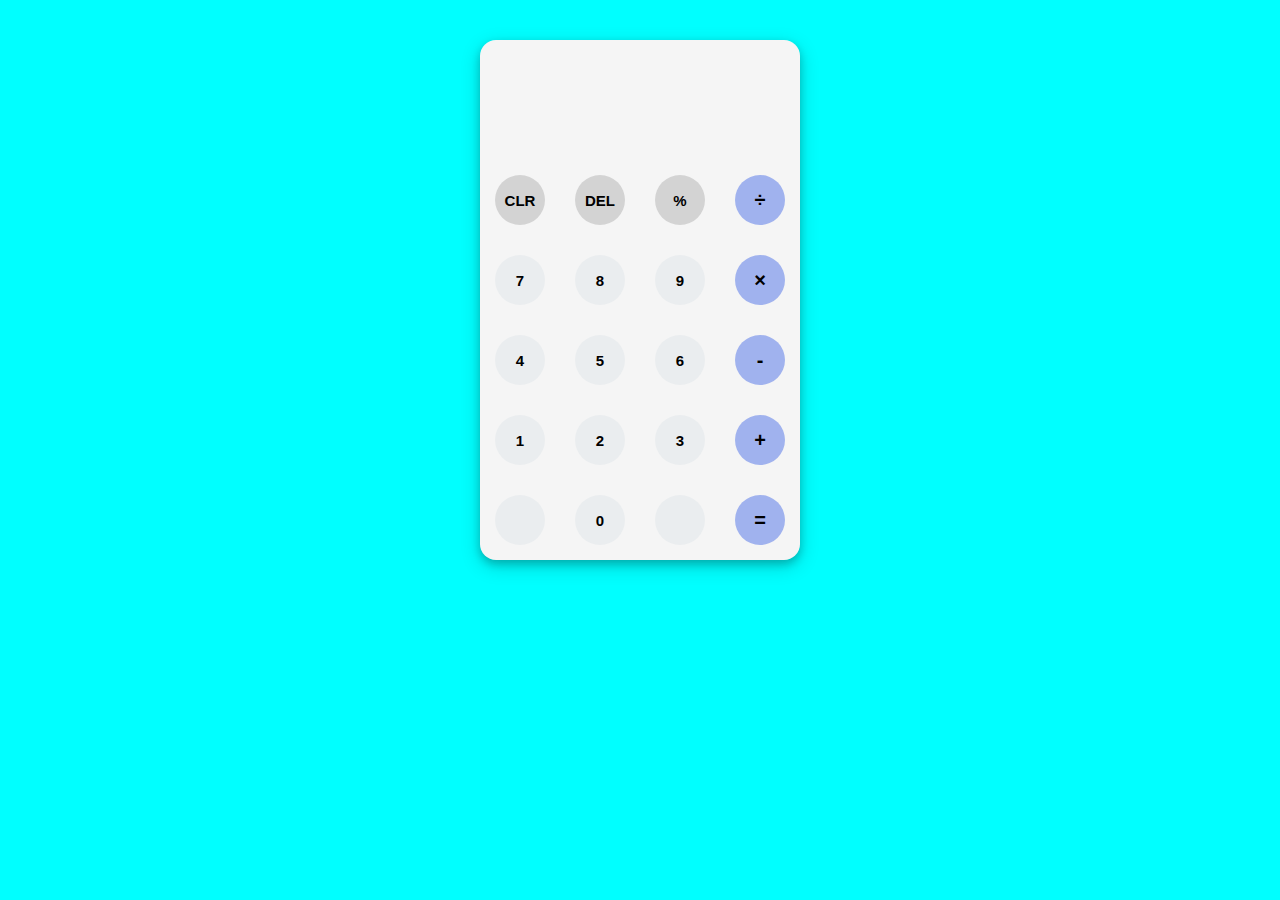
<file: Calculator/index.html>
<!DOCTYPE html>
<html lang="en">
<head>
    <meta charset="UTF-8">
    <meta http-equiv="X-UA-Compatible" content="IE=edge">
    <meta name="viewport" content="width=device-width, initial-scale=1.0">
    <link rel="stylesheet" href="style.css">
    <link rel="preconnect" href="https://fonts.googleapis.com">
    <title>Calculator</title>
</head>
<body>
    <div class="container">
        <div class="calculator">
            <div class="result">
                <div class="history">
                    <p id="history-value"></p>
                </div>
                <div class="output">
                    <p id="output-value"></p>
                </div>
            </div>
            <div class="keyboard">
                <button class="operator" id="clear">CLR</button>
                <button class="operator" id="backspace">DEL</button>
                <button class="operator" id="%">%</button>
                <button class="operator" id="/">&#247;</button>

                <button class="number" id="7">7</button>
                <button class="number" id="8">8</button>
                <button class="number" id="9">9</button>
                <button class="operator" id="*">&times;</button>

                <button class="number" id="4">4</button>
                <button class="number" id="5">5</button>
                <button class="number" id="6">6</button>
                <button class="operator" id="-">-</button>

                <button class="number" id="1">1</button>
                <button class="number" id="2">2</button>
                <button class="number" id="3">3</button>
                <button class="operator" id="+">+</button>

                <button class="empty" id="empty"></button>
                <button class="number" id="0">0</button>
                <button class="empty" id="empty"></button>
                <button class="operator" id="=">=</button>
                

            </div>
        </div>
    </div>

    <script src="app.js"></script>
</body>
</html>
</file>
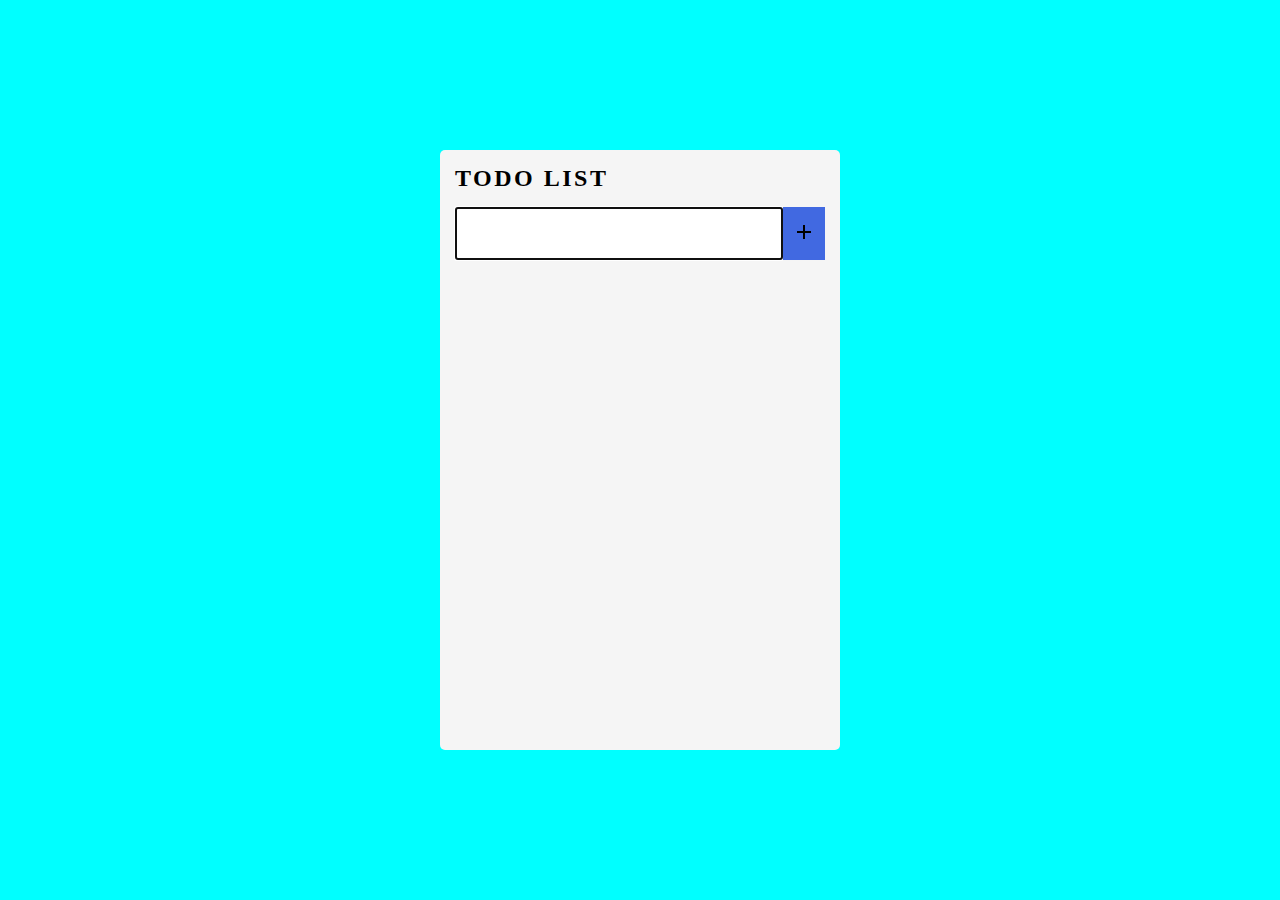
<file: todolist/index.html>
<!DOCTYPE html>
<html lang="en">

<head>
    <meta charset="UTF-8">
    <meta http-equiv="X-UA-Compatible" content="IE=edge">
    <meta name="viewport" content="width=device-width, initial-scale=1.0">
    <title>Todo List</title>
    <link rel="stylesheet" href="style.css">
</head>

<body>
    <main class="main">
        <div class="container">
            <h2>Todo list</h2>
            <div class="input-group">
                <input type="text" id="text-input-field" autofocus>
                <button id="add-button" type="button">
                    <img src="add.svg" alt="add">
                </button>
            </div>
            <!-- input-group end -->
            <div class="todos-container">
                <!-- <div class="todo-item-container">
                    <p id="todo-text">gym</p>
                    <button id="edit-button">
                        <img src="edit.svg" alt="edit">
                    </button>
                    <button id="delete-button">
                        <img src="delete.svg" alt="delete">
                    </button>
                </div> -->
                <!-- todo-item-container end -->
            </div>
            <!-- todos-container end -->
        </div>
        <!-- container end -->
    </main>


    <!-- JAVASCRIPT -->
    <script src="app.js"></script>

</body>

</html>
</file>
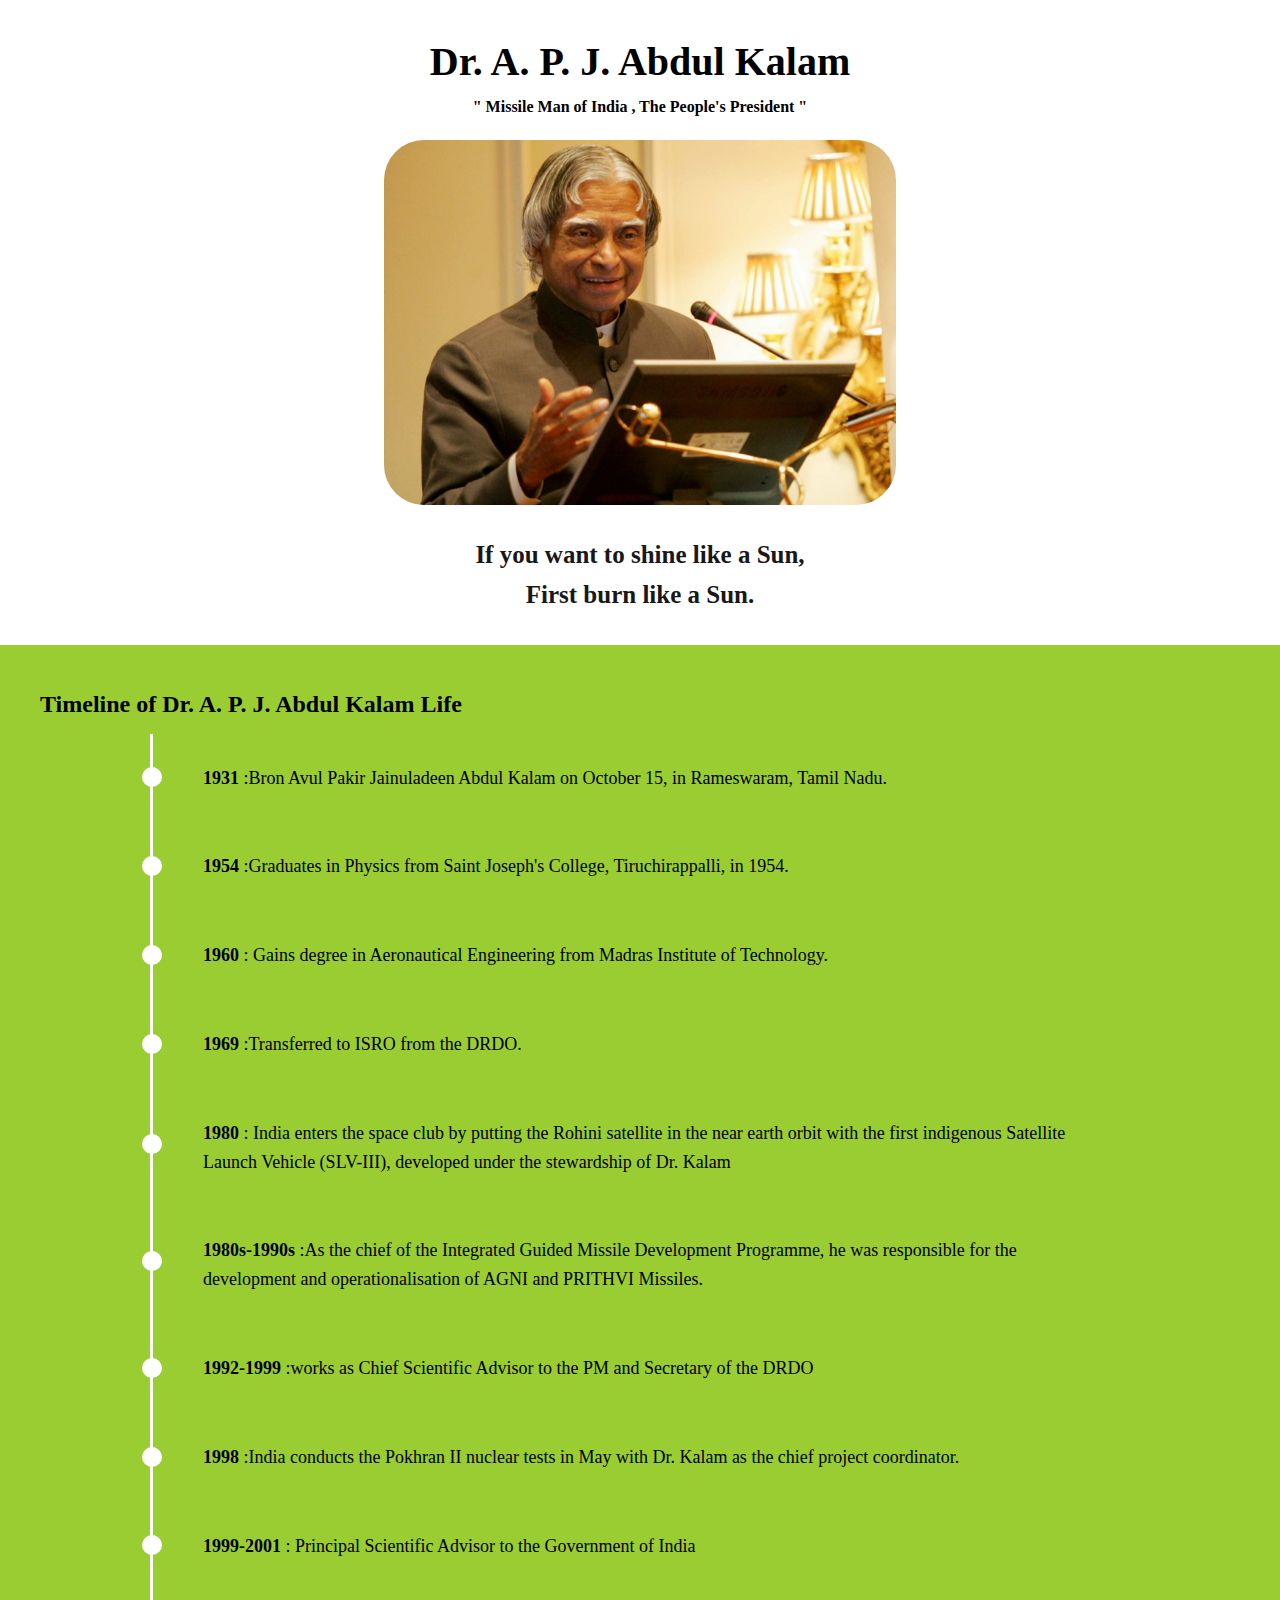
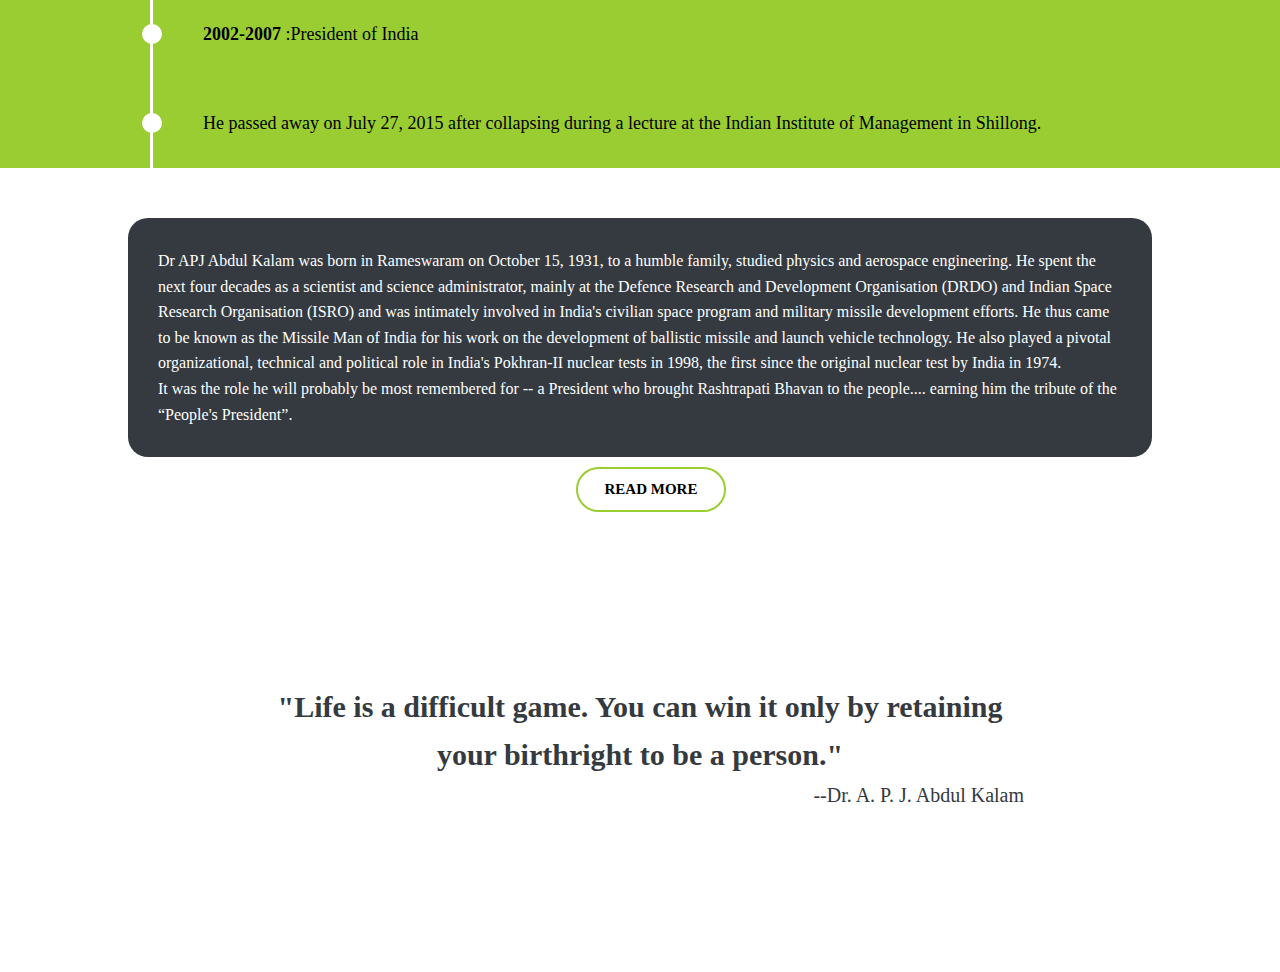
<file: Tribute_page/index.html>
<!DOCTYPE html>
<html lang="en">

<head>
    <meta charset="UTF-8">
    <meta name="viewport" content="width=device-width, initial-scale=1.0">
    <link rel="stylesheet" href="style.css">
    <title>Tribut Page</title>
</head>

<body>
    <div class="container">
        <h1>Dr. A. P. J. Abdul Kalam</h1>
        <h4>" Missile Man of India , The People's President "
        </h4>
        <div class="pic">
            <img src="./abdul_kalam_hd_images-700x500.jpg">
        </div>
        <p>
            If you want to shine like a Sun,<br>
            First burn like a Sun.
        </p>
    </div>

    <main>
        <section class="timeline">
            <h2>Timeline of Dr. A. P. J. Abdul Kalam Life</h2>
            <ul>
                <li>
                    <strong>1931</strong>
                    :Bron Avul Pakir Jainuladeen Abdul Kalam on October 15, in Rameswaram, Tamil Nadu.
                </li>
                <li>
                    <strong>1954</strong>
                    :Graduates in Physics from Saint Joseph's College, Tiruchirappalli, in 1954.
                </li>
                <li>
                    <strong> 1960</strong>
                    : Gains degree in Aeronautical Engineering from Madras Institute of Technology.
                </li>
                <li>
                    <strong>1969</strong>
                    :Transferred to ISRO from the DRDO.
                </li>
                <li>
                    <strong>1980</strong>
                    : India enters the space club by putting the Rohini satellite in the near earth orbit with the first
                    indigenous Satellite Launch Vehicle (SLV-III), developed under the stewardship of Dr. Kalam
                </li>
                <li>
                    <strong>1980s-1990s</strong>
                    :As the chief of the Integrated Guided Missile Development Programme, he was responsible for the
                    development and operationalisation of AGNI and PRITHVI Missiles.
                </li>
                <li>
                    <strong>1992-1999</strong>
                    :works as Chief Scientific Advisor to the PM and Secretary of the DRDO
                </li>
                <li>
                    <strong>1998</strong>
                    :India conducts the Pokhran II nuclear tests in May with Dr. Kalam as the chief project coordinator.
                </li>
                <li>
                    <strong>1999-2001</strong>
                    : Principal Scientific Advisor to the Government of India
                </li>
                <li>
                    <strong>2002-2007</strong>
                    :President of India
                </li>
                <li>
                    <strong></strong>
                    He passed away on July 27, 2015 after collapsing during a lecture at the Indian Institute of
                    Management in Shillong.
                </li>
            </ul>
        </section>
        <section class="about">
            <div class="container1">
                <p>
                    Dr APJ Abdul Kalam was born in Rameswaram on October 15, 1931, to a humble
                    family, studied physics and aerospace engineering. He spent the next four decades
                    as a scientist and science administrator, mainly at the Defence Research and
                    Development Organisation (DRDO) and Indian Space Research Organisation (ISRO)
                    and was intimately involved in India's civilian space program and military missile
                    development efforts. He thus came to be known as the Missile Man of India for his
                    work on the development of ballistic missile and launch vehicle technology. He also
                    played a pivotal organizational, technical and political role in India's Pokhran-II
                    nuclear tests in 1998, the first since the original nuclear test by India in 1974.
                    <br>
                    It was the role he will probably be most remembered for -- a President who brought
                    Rashtrapati Bhavan to the people.... earning him the tribute of the “People's
                    President”.
                </p>
                
            </div>
            <button class="btn"><a href="https://en.wikipedia.org/wiki/A._P._J._Abdul_Kalam" target="_blank" class="link">Read More</a></button>
        </section>
    </main>
    </section>
    <section class="quote">
        <blockquote>
            <p class="quote-text">"Life is a difficult game. You can win it only by retaining your birthright to be a person."</p>
            <p class="said-by">--Dr. A. P. J. Abdul Kalam </p>

        </blockquote>
    </section>




</body>

</html>
</file>
<file: Calculator/style.css>
body {
    font-family: 'Poppins', sans-serif;
    background-color: cyan;
}

.container {
    width: 1000px;
    height: 550px;
    /* background-image: linear-gradient(rgba(0,0,0,0.3), rgba(0,0,0,0.3)), url(./Images/background-img.jpeg); */
    margin: 20px auto;
}

.calculator {
    width: 320px;
    height: 520px;
    background-color: whitesmoke;
    /* background-color: black; DARK THEME?*/
    margin: 0 auto;
    top: 20px;
    position: relative;
    border-radius: 1rem;
    box-shadow: 0 4px 8px 0 rgba(0,0,0,0.2), 0 6px 20px 0 rgba(0,0,0,0.19);
}

.result {
    height: 120px;
}

.history {
    text-align: right;
    height: 20px;
    margin: 0 20px;
    padding-top: 20px;
    font-size: 15px;
    color: #919191;
}

.output {
    text-align: right;
    height: 60px;
    margin: 10px 20px;
    font-size: 30px;
}

.keyboard {
    height: 400px;
}

.operator, .number, .empty {
    width: 50px;
    height: 50px;
    margin: 15px;
    float: left;
    border-radius: 50%;
    border-width: 0;
    font-weight: bold;
    font-size: 15px;
}

.number, .empty {
    background-color: #eaedef;
}

.operator {
    background-color: lightgrey;
}

.number, .operator {
    cursor: pointer;
}

.operator:active, .number:active {
    font-size: 13px;
}

.operator:focus, .number:focus, .empty:focus {
    outline: 0;
}

.operator:nth-child(4) {
    font-size: 20px;
    background-color: rgb(160, 178, 238);
}

.operator:nth-child(8) {
    font-size: 20px;
    background-color: rgb(160, 178, 238);}

.operator:nth-child(12) {
    font-size: 20px;
    background-color: rgb(160, 178, 238);}

.operator:nth-child(16) {
    font-size: 20px;
    background-color: rgb(160, 178, 238);}

.operator:nth-child(20) {
    font-size: 20px;
    background-color: rgb(160, 178, 238);}
</file>
<file: todolist/style.css>
* {
    padding: 0;
    margin: 0;
    box-sizing: border-box;
}

.main {
    background-color:cyan;
    height: 100vh;
    display: flex;
    justify-content: center;
    align-items: center;
}

.container {
    background-color: whitesmoke;
    border-radius: 5px;
    width: 400px;
    height: 600px;
    padding: 15px;
}

h2 {
    text-transform: uppercase;
    letter-spacing: 2.5px;
    margin-bottom: 15px;
}

.input-group {
    display: flex;
    margin-bottom: 15px;
}

#text-input-field {
    width: 100%;
    padding: 10px;
    font-size: 25px;
    font-weight: bold;
    letter-spacing: 2px;
}

#add-button {
    padding: 7px 9px;
    border: none;
    background-color: royalblue;
}

.todos-container {
    overflow-y: scroll;
}

.todo-item-container {
    display: flex;
    margin-bottom: 5px;
}

#todo-text {
    width: 100%;
    font-size: 20px;
    letter-spacing: 1.5px;
    user-select: none;
}

.line-through {
    text-decoration: line-through;
    color: black;
}

#edit-button,
#delete-button {
    padding: 5px;
    border: none;
    background-color: transparent;
}
</file>
<file: Tribute_page/style.css>
* {
    margin: 0;
    padding: 0;
    box-sizing: border-box;
    font-family: 'Poppins';
}

body {
    line-height: 1.6;
    height: 100vh;
    background-color: #fff;
}

img {
    width: 40%;
    border-radius: 40px;
}

.container h1 {
    padding-top: 30px;
    text-align: center;
    font-size: 40px;
    color: #000;
}
.container h4 {
    text-align: center;
    padding-bottom: 20px;
    color: #000;
}

.pic {
    display: flex;
    justify-content: center;
    align-items: center;
}
.container p{
    padding: 30px;
    font-size: 25px;
    text-align: center;
    font-weight: bold;
    opacity: 90%;
}

.timeline {
    background: yellowgreen;
    margin: 0 auto;

}

.timeline h2 {
    margin-left: 40px;
    padding-top: 40px;
    padding-bottom: 10px;
}

.timeline ul {
    padding: 0 150px;
}

.timeline li {
    list-style-type: none;
    padding: 30px 50px;
    border-left: 3px solid #fff;
    position: relative;
    font-size: 18px;
    color: black;
}

.timeline li:before {
    content: '';
    height: 20px;
    width: 20px;
    border-radius: 10px;
    background: #fff;
    position: absolute;
    top: 38%;
    left: -11px;
}
.about{
align-items: center;
justify-content: center;
    padding-top: 50px;
}

.container1{
    background-color: #343a40;
    height: 100%;
    border-radius: 20px;
    margin-left: 10%;
    margin-right: 10%;
    color: #fff;
}
.container1 p{
    padding-left: 2rem;
    padding: 30px;
}
.btn{
 
    border: none;
    display: block;
    width: 150px;
    text-align: center;
    color: #fff;
    text-transform: uppercase;
    background: transparent;
    font-size: 15px;
    font-weight: bold;
    padding: 12px;
    border: 2px solid yellowgreen;
    border-radius: 25px;
    margin: 10px 45% ;
    transition: all 0.5s ease;
}
.btn:hover {
    background: yellowgreen;
    color: #fff;
    
}
 .link {
    left: 80px;
    color:#000;
    text-decoration: none;
}
.quote {
    height: 50vh;
    display: flex;
    justify-content: center;
    align-items: center;
    color: #343a40;
    font-weight: 600;
    font-size: 30px;
    background-color: #ffffff;
    text-align: center;
}

.quote blockquote {
    width: 60%;
}

.quote .said-by {
    text-align: right;
    font-weight: 300;
    font-size: 20px;
}

.footer {
    background:#adb5bd;
    text-align: center;
    padding: 10px;
}

.footer a {
    text-decoration: none;
}

.footer .wiki-link {
    color: #0a100d;
    text-decoration: underline;
}

.footer a
 {
    color: #000;
    opacity: 90%;
}

@media(min-width:320px) and (max-width:480px) {
    .container h1{
        font-size: 25px;
    }
    img{
        width: 90%;
    }
    .container h4{
        font-size: 12px;
    }
    .container p{
        font-size: 20px;
    }
    .timeline ul {
        padding: 0 0 0 30px;
    }
    .btn{
        margin: 20px 50% ;
    }
    .timeline li {
        padding: 20px 20px 20px 30px;
    }

    .quote {
        font-size: 20px;
    }
    .said-by{
      font-size: x-small;
      padding-top: 20px;
          padding-right: 20px;
    }

    .quote blockquote {
        width: 90%;
    }
}
</file>
